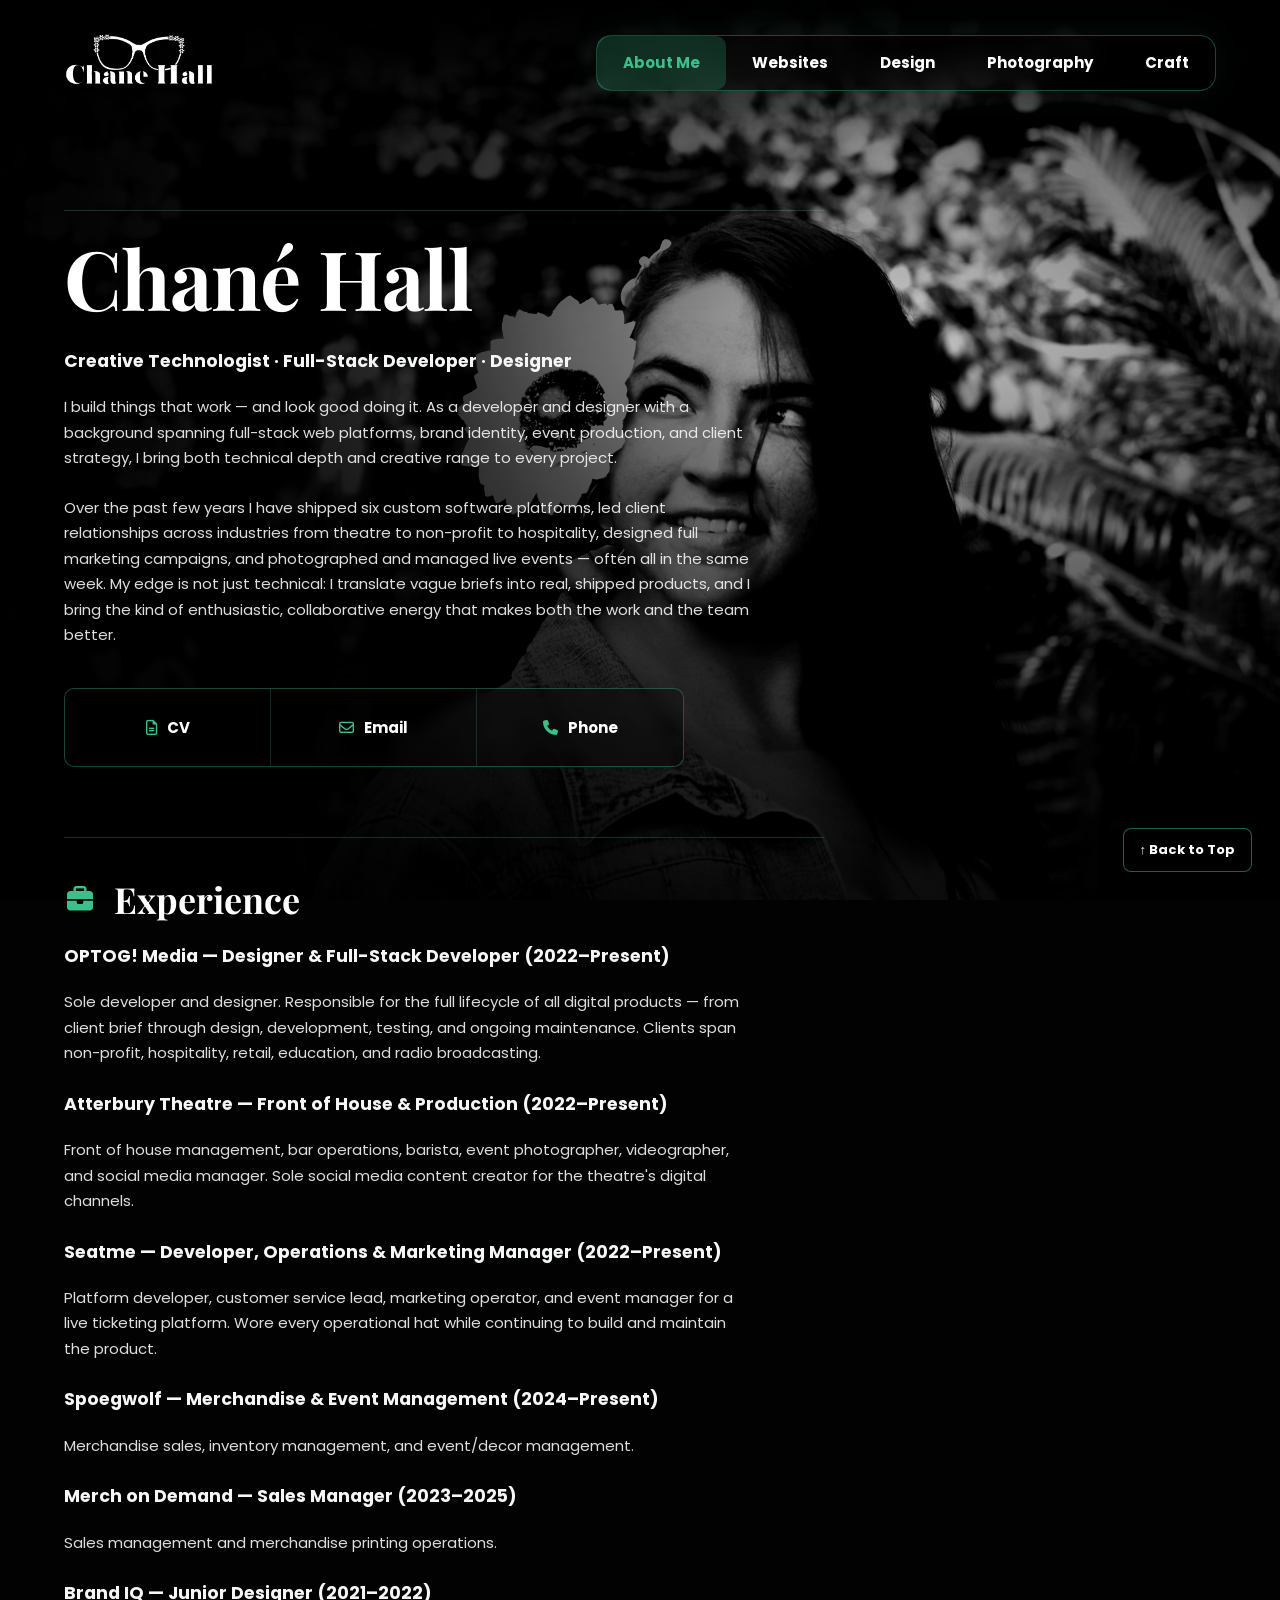
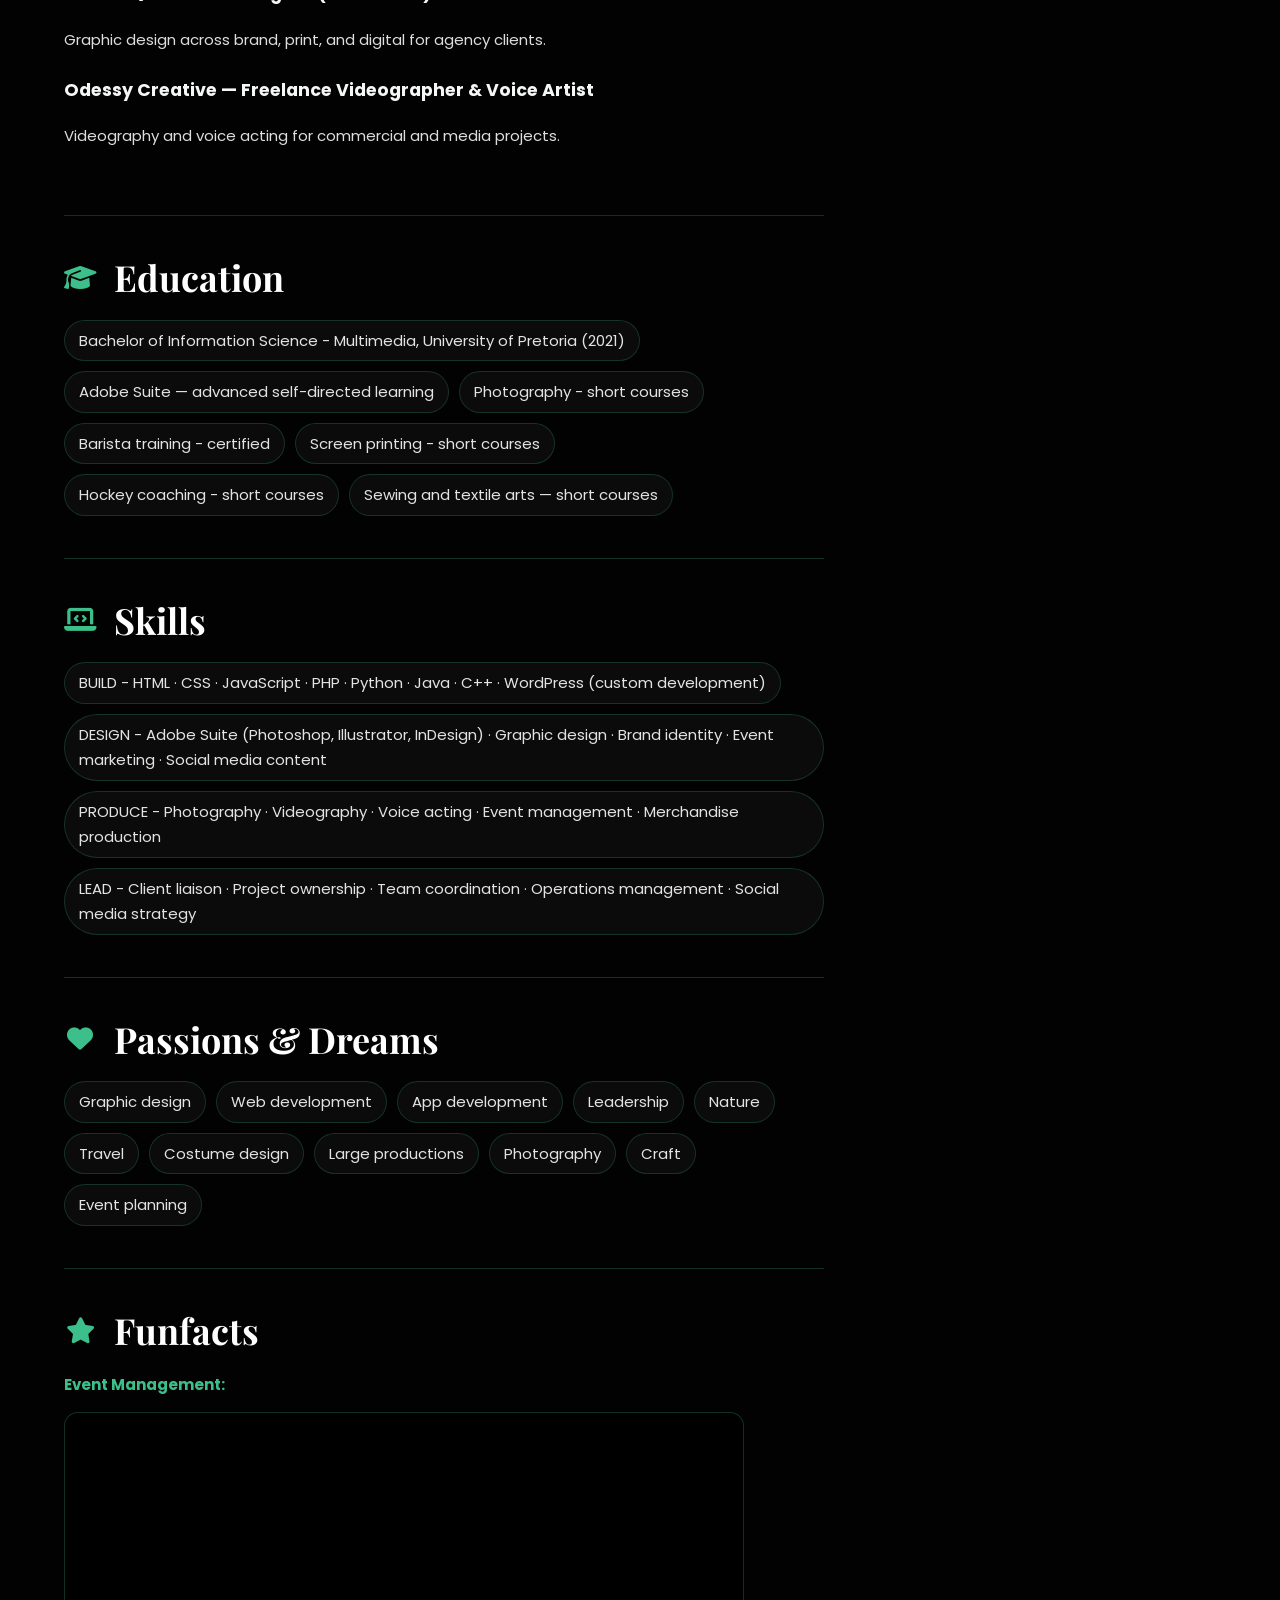
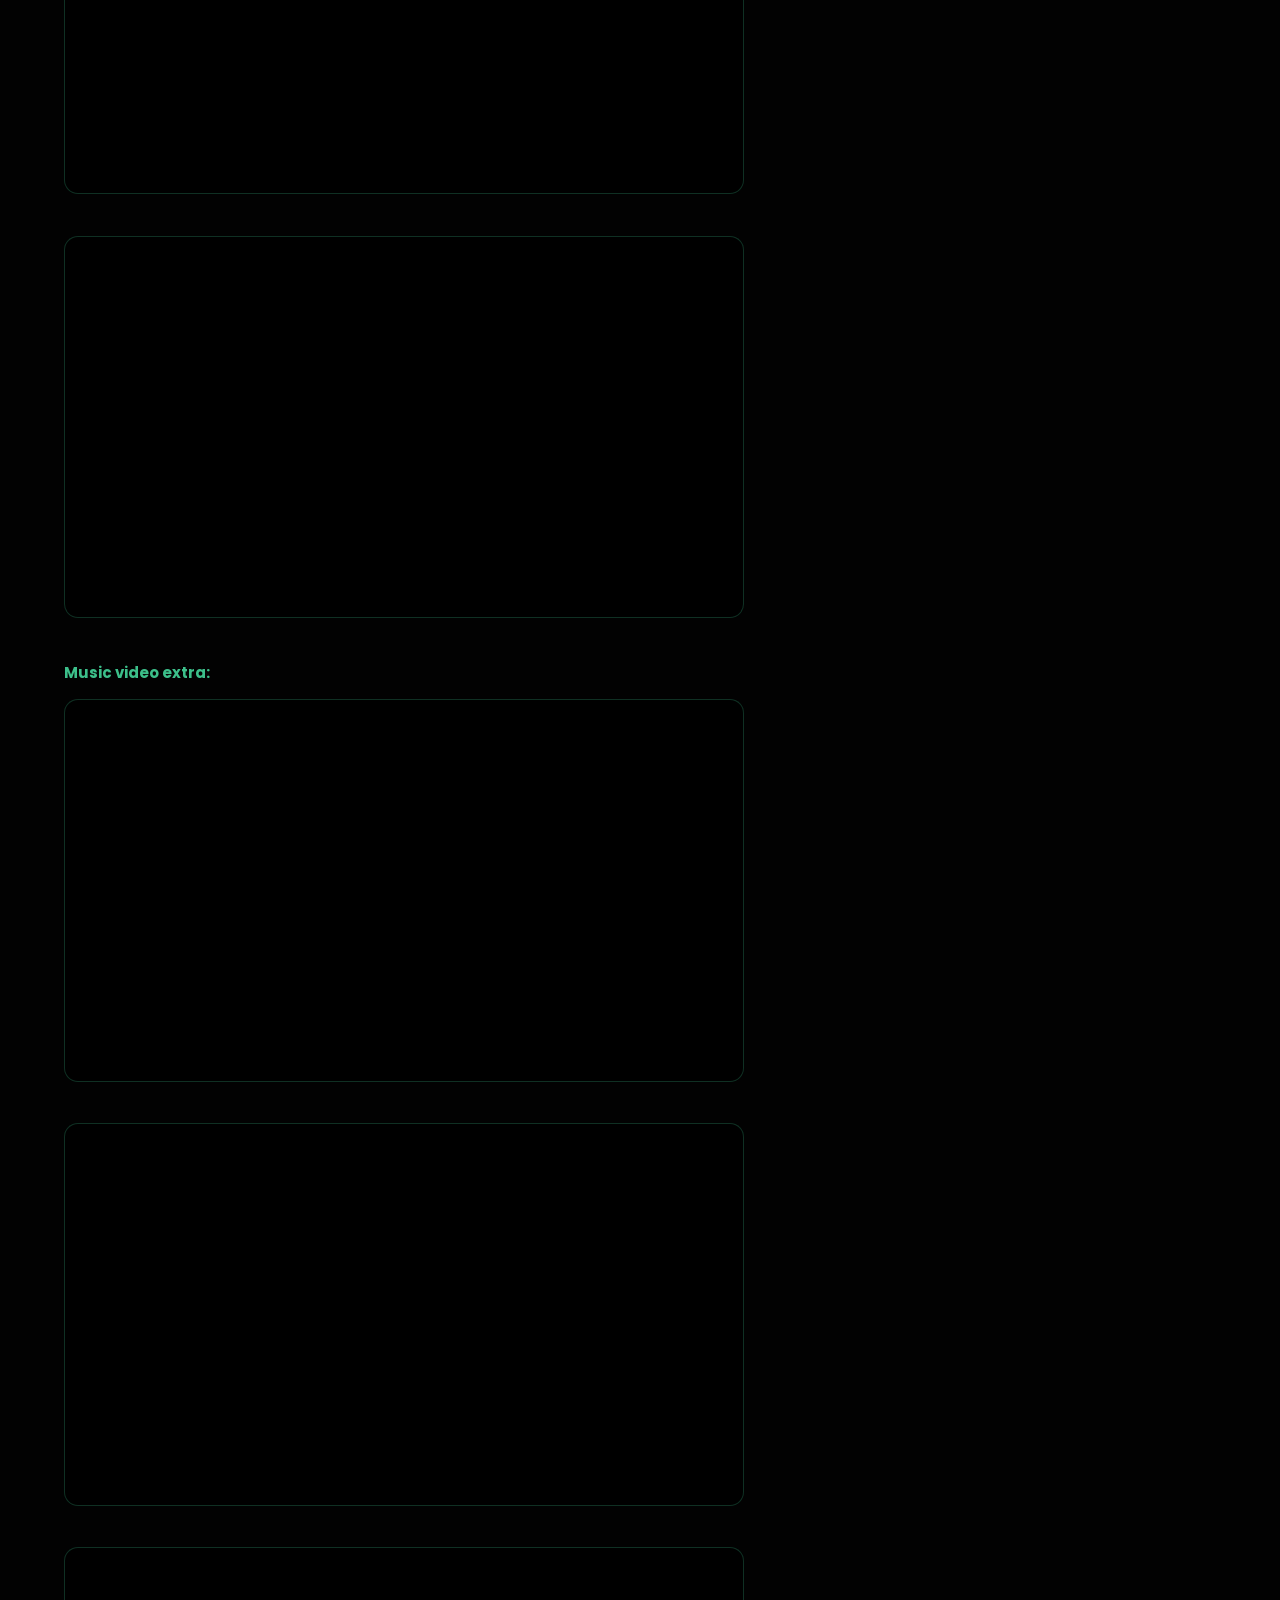
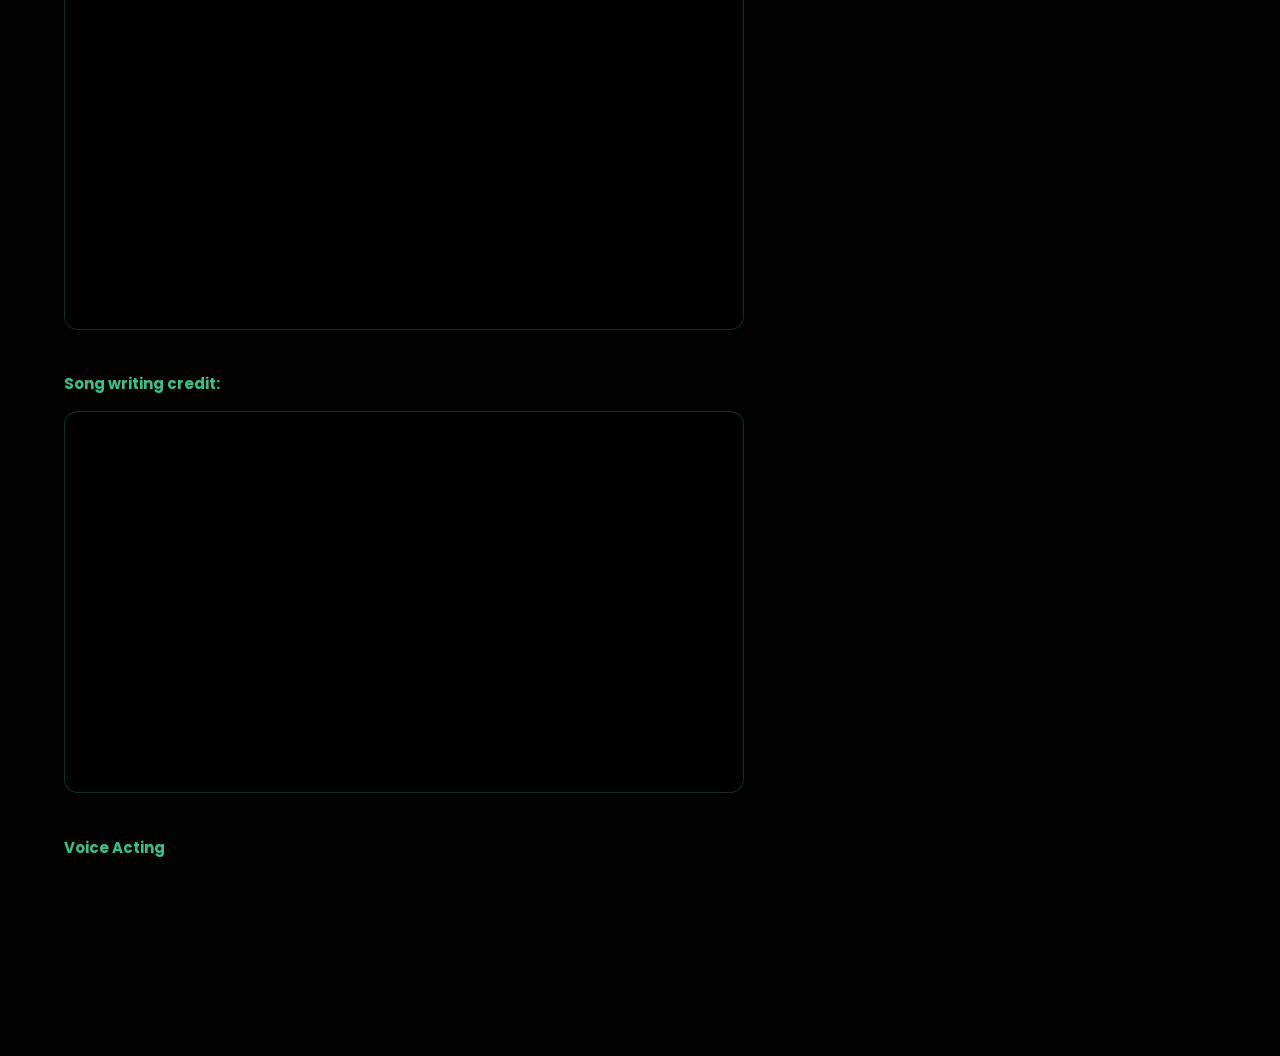
<file: index.html>
<!doctype html>
<html>
<head>
  <title>Chané Hall | Portfolio</title>
  <meta charset="utf-8"/>
  <meta name="author" content="Chané Hall"/>
  <meta name="viewport" content="width=device-width, initial-scale=1.0"/>

  <link href="https://fonts.googleapis.com/css2?family=Playfair+Display:wght@700&family=Poppins:wght@400;500;600;700&display=swap" rel="stylesheet">
  <link rel="stylesheet" href="https://cdnjs.cloudflare.com/ajax/libs/font-awesome/6.5.1/css/all.min.css">

  <link href="css/style2.css" type="text/css" rel="stylesheet" />
</head>

<body id="top">

  <img class="backgroundR" src="media/blom.jpg" />

  <header class="site-header">
    <img class="logo" src="media/logo3.png" />

    <ul class="head">
      <li class="hd"><a class="hs" href="index.html">About Me</a></li>
      <li><a class="hs" href="websites.html">Websites</a></li>
      <li><a class="hs" href="design.html">Design</a></li>
      <li><a class="hs" href="photography.html">Photography</a></li>
      <li><a class="hs" href="craft.html">Craft</a></li>
    </ul>
  </header>

  <main>

    <section class="hero">
      <h1>Chané Hall</h1>
<h3>Creative Technologist  ·  Full-Stack Developer  ·  Designer</h3>
      <p>
        I build things that work — and look good doing it. As a developer and designer with a background spanning full-stack web platforms, brand identity, event production, and client strategy, 
        I bring both technical depth and creative range to every project. </p>
      <p>
Over the past few years I have shipped six custom software platforms, led client relationships across industries from theatre to non-profit to hospitality, designed full marketing campaigns, and photographed and 
        managed live events — often all in the same week. My edge is not just technical: I translate vague briefs into real, shipped products, and I bring the kind of enthusiastic, collaborative energy that makes both
        the work and the team better.      
      </p>

     

      <div class="button-row">
        <a class="bttt" href="media/cv.pdf"><i class="fa-regular fa-file-lines"></i>CV</a>
        <a class="bttt" href="mailto:chanehall83@gmail.com?subject=Portfolio"><i class="fa-regular fa-envelope"></i>Email</a>
        <a class="bttt" href="tel:+27728696820"><i class="fa-solid fa-phone"></i>Phone</a>
      </div>
    </section>

    <section>
      <h2><span><i class="fa-solid fa-briefcase"></i></span>Experience</h2>
      <h3>OPTOG! Media — Designer & Full-Stack Developer (2022–Present)</h3>
      <p>
      Sole developer and designer. Responsible for the full lifecycle of all digital products — from client brief through design, development, testing, and ongoing maintenance. Clients span non-profit, hospitality, retail, education, and radio broadcasting.
      </p>
      <h3>Atterbury Theatre — Front of House & Production (2022–Present)</h3>
      <p>
      Front of house management, bar operations, barista, event photographer, videographer, and social media manager. Sole social media content creator for the theatre's digital channels.
      </p>
      <h3>Seatme — Developer, Operations & Marketing Manager (2022–Present)</h3>
      <p>
     Platform developer, customer service lead, marketing operator, and event manager for a live ticketing platform. Wore every operational hat while continuing to build and maintain the product.
      </p>
      <h3>Spoegwolf — Merchandise & Event Management (2024–Present)</h3>
      <p>
      Merchandise sales, inventory management, and event/decor management.
      </p>
      <h3>Merch on Demand — Sales Manager (2023–2025)</h3>
      <p>
      Sales management and merchandise printing operations.
      </p>
      <h3>Brand IQ — Junior Designer (2021–2022)</h3>
      <p>
      Graphic design across brand, print, and digital for agency clients.
      </p>
      <h3>Odessy Creative — Freelance Videographer & Voice Artist</h3>
      <p>
      Videography and voice acting for commercial and media projects.
      </p>
      
    </section>

    <section>
      <h2><span><i class="fa-solid fa-graduation-cap"></i></span>Education</h2>
      <div class="tag-list">
        <span>Bachelor of Information Science - Multimedia, University of Pretoria (2021)</span>
        <span>Adobe Suite — advanced self-directed learning</span>
        <span>Photography - short courses</span>
        <span>Barista training - certified</span>
        <span>Screen printing - short courses</span>
        <span>Hockey coaching - short courses</span>
        <span>Sewing and textile arts — short courses</span>
      </div>
    </section>

    <section>
      <h2><span><i class="fa-solid fa-laptop-code"></i></span>Skills</h2>
      <div class="tag-list">
        <span>BUILD - HTML · CSS · JavaScript · PHP · Python · Java · C++ · WordPress (custom development)</span>
        <span>DESIGN - Adobe Suite (Photoshop, Illustrator, InDesign) · Graphic design · Brand identity · Event marketing · Social media content</span>
        <span>PRODUCE - Photography · Videography · Voice acting · Event management · Merchandise production</span>
        <span>LEAD - Client liaison · Project ownership · Team coordination · Operations management · Social media strategy</span>
      </div>
    </section>

    <section>
      <h2><span><i class="fa-solid fa-heart"></i></span>Passions & Dreams</h2>
      <div class="tag-list">
        <span>Graphic design</span>
        <span>Web development</span>
        <span>App development</span>
        <span>Leadership</span>
        <span>Nature</span>
        <span>Travel</span>
        <span>Costume design</span>
        <span>Large productions</span>
        <span>Photography</span>
        <span>Craft</span>
        <span>Event planning</span>
      </div>


    </section>

    <section>
      <h2><span><i class="fa-solid fa-star"></i></span>Funfacts</h2>

            <div class="video-card">
              <span class="fun-title">Event Management:</span>
        <iframe src="https://www.youtube.com/embed/RO7xXyUUO8Q?si=2P64knCJ3ZY4Fvqn" title="YouTube video player" frameborder="0" allowfullscreen></iframe>
      </div>
<div class="video-card">
      <iframe width="560" height="315" src="https://www.youtube.com/embed/jIPS0JHbLsI?si=A_Hian_fqKYUHlaQ" title="YouTube video player" frameborder="0" allowfullscreen></iframe>
</div>
      <div class="fun-item">
        <span class="fun-title">Music video extra:</span>
        <iframe src="https://www.youtube.com/embed/i7j1CjeHaFs?si=Rog4MznR0WKcHgVQ" title="YouTube video player" frameborder="0" allowfullscreen></iframe>
      </div>

      <div class="fun-item">
        <iframe src="https://www.youtube.com/embed/T8K-kKlgnC8?si=YrVrZhRRKcEqQd2D" title="YouTube video player" frameborder="0" allowfullscreen></iframe>
      </div>

      <div class="fun-item">
        <iframe src="https://www.youtube.com/embed/y3dTdRdqYUY?si=pilHFsUGd015Jjxq" title="YouTube video player" frameborder="0" allowfullscreen></iframe>
      </div>

      <div class="fun-item">
        <span class="fun-title">Song writing credit:</span>
        <iframe src="https://www.youtube.com/embed/Roj0keLubn4?si=UBMjBTTNJcaCPDkY" title="YouTube video player" frameborder="0" allowfullscreen></iframe>
      </div>

      <div class="fun-item">
        <span class="fun-title">Voice Acting</span>
      </div>
    </section>

  </main>

  <a class="btt" href="#top">↑ Back to Top</a>

</body>
</html>
</file>
<file: css/style2.css>
* {
  box-sizing: border-box;
}

html {
  scroll-behavior: smooth;
}

body {
  margin: 0;
  background: #020202;
  color: #f5f7f6;
  font-family: 'Poppins', sans-serif;
  font-size: 15px;
  line-height: 1.7;
  overflow-x: hidden;
}

/* BACKGROUNDS */
.backgroundR {
  position: fixed;
  z-index: -10;
  top: -10%;
  right: 0;
  height: 110%;
  margin: 0;
  filter: grayscale(100%) contrast(1.15) brightness(0.95);
}

#cloud {
  position: fixed;
  z-index: -10;
  inset: 0;
  width: 100%;
  height: 100%;
  object-fit: cover;
  object-position: center top;
  margin: 0;
  filter: grayscale(100%) contrast(1.08) brightness(0.95);
}

body::before {
  content: "";
  position: fixed;
  inset: 0;
  z-index: -3;
  pointer-events: none;
  background:
    radial-gradient(circle at 72% 36%, rgba(0,0,0,0) 0%, rgba(0,0,0,0.12) 32%, rgba(0,0,0,0.72) 78%),
    linear-gradient(90deg, rgba(0,0,0,0.94) 0%, rgba(0,0,0,0.68) 34%, rgba(0,0,0,0.08) 68%, rgba(0,0,0,0.28) 100%),
    linear-gradient(180deg, rgba(0,0,0,0.18) 0%, rgba(0,0,0,0.06) 35%, rgba(0,0,0,0.9) 100%);
}

body::after {
  content: "";
  position: fixed;
  inset: 0;
  z-index: -2;
  pointer-events: none;
  background:
    linear-gradient(180deg, rgba(0,0,0,0.95) 0%, rgba(0,0,0,0.25) 16%, rgba(0,0,0,0) 40%);
}

/* HEADER */
.site-header {
  position: fixed;
  top: 0;
  left: 0;
  width: 100%;
  z-index: 50;
  padding: 34px 5%;
  display: flex;
  align-items: center;
  justify-content: space-between;
  background: linear-gradient(180deg, rgba(0,0,0,0.82), rgba(0,0,0,0));
}

.logo {
  width: 150px;
  height: auto;
}

.head {
  list-style: none;
  display: flex;
  margin: 0;
  padding: 0 !important;
  border: 1px solid rgba(60,191,138,0.38);
  border-radius: 16px;
  background: rgba(0,0,0,0.42);
  backdrop-filter: blur(16px);
  box-shadow: 0 0 35px rgba(60,191,138,0.08);
}

.head li {
  list-style: none;
}

.hs {
  display: block;
  padding: 14px 26px;
  color: #ffffff;
  text-decoration: none;
  font-weight: 700;
  border-radius: 10px;
  transition: 0.3s ease;
}

.head li.hd .hs,
.hs:hover {
  background: rgba(60,191,138,0.22);
  color: #3cbf8a;
}

/* MAIN LAYOUT */
main {
  width: min(760px, 90%);
  margin-left: 5%;
  padding: 210px 0 120px;
}

.websites-main {
  width:  90%;
  margin: 0 auto;
}

/* TYPOGRAPHY */
h1 {
  font-family: 'Playfair Display', serif;
  font-size: clamp(54px, 7vw, 82px);
  line-height: 0.95;
  margin: 0 0 30px;
  color: #ffffff;
  letter-spacing: -1px;
}

h2 {
  font-family: 'Playfair Display', serif;
  font-size: 36px;
  line-height: 1.1;
  margin: 0 0 22px;
  color: #ffffff;
  display: flex;
  align-items: center;
  gap: 18px;
}

h2 span {
  color: #3cbf8a;
  font-size: 26px;
  width: 32px;
  display: inline-flex;
  justify-content: center;
}

p {
  margin: 0 0 24px;
  color: rgba(245,247,246,0.9);
  max-width: 690px;
}

.highlight {
  color: #3cbf8a;
  font-weight: 700;
}

/* ABOUT PAGE */
.hero,
.page-intro {
  padding-top: 28px;
  padding-bottom: 70px;
  border-top: 1px solid rgba(60,191,138,0.28);
}

.page-intro {
  max-width: 760px;
  margin-bottom: 20px;
}

.button-row {
  display: grid;
  grid-template-columns: repeat(3, 1fr);
  margin-top: 40px;
  border: 1px solid rgba(60,191,138,0.38);
  border-radius: 10px;
  overflow: hidden;
  max-width: 620px;
  background: rgba(0,0,0,0.28);
  backdrop-filter: blur(8px);
}

.bttt {
  padding: 26px 18px;
  text-align: center;
  color: #ffffff;
  text-decoration: none;
  font-weight: 700;
  border-right: 1px solid rgba(60,191,138,0.22);
  transition: 0.3s ease;
}

.bttt:last-child {
  border-right: none;
}

.bttt i {
  color: #3cbf8a;
  margin-right: 10px;
}

.bttt:hover {
  background: rgba(60,191,138,0.18);
  color: #3cbf8a;
}

section {
  padding: 42px 0;
  border-top: 1px solid rgba(60,191,138,0.25);
}

ul {
  margin: 0;
}

li {
  color: rgba(245,247,246,0.9);
}

li::marker {
  color: #3cbf8a;
}

.tag-list {
  display: flex;
  flex-wrap: wrap;
  gap: 10px;
}

.tag-list span {
  border: 1px solid rgba(60,191,138,0.22);
  border-radius: 999px;
  padding: 7px 14px;
  background: rgba(255,255,255,0.04);
  color: rgba(245,247,246,0.92);
}

.video-card,
.fun-item {
  margin-top: 20px;
  margin-bottom: 34px;
}

iframe {
  width: 100%;
  max-width: 680px;
  aspect-ratio: 16 / 9;
  height: auto;
  border: 1px solid rgba(60,191,138,0.25);
  border-radius: 14px;
  background: #000;
}

.fun-title {
  display: block;
  margin-bottom: 14px;
  color: #3cbf8a;
  font-weight: 700;
}

/* WEBSITES PAGE */
.site {
  display: grid;
  grid-template-columns: 0.95fr 1.05fr;
  gap: 34px;
  align-items: center;
  padding: 34px;
  margin-bottom: 28px;
  border: 1px solid rgba(60,191,138,0.22);
  border-radius: 22px;
  background: rgba(0,0,0,0.42);
  backdrop-filter: blur(12px);
  box-shadow: 0 18px 60px rgba(0,0,0,0.35);
}

.site:nth-of-type(even) {
  grid-template-columns: 1.05fr 0.95fr;
}

.site:nth-of-type(even) .site__text {
  order: 2;
}

.site:nth-of-type(even) .site__images {
  order: 1;
}

.site__name {
  font-family: 'Playfair Display', serif;
  font-size: 38px;
  line-height: 1.1;
  margin: 0 0 18px;
  color: #ffffff;
}

.site__name::before {
  content: "▣";
  color: #3cbf8a;
  font-family: 'Poppins', sans-serif;
  font-size: 20px;
  margin-right: 14px;
  vertical-align: middle;
}

.site__case {
  margin: 0;
  color: rgba(245,247,246,0.9);
  max-width: none;
}

.site__images.is-tall-left {
  display: grid;
  grid-template-columns: 0.7fr 1fr;
  grid-template-rows: 190px 190px;
  gap: 14px;
}

.shot {
  width: 100%;
  height: 100%;
  object-fit: cover;
  border-radius: 16px;
  border: 1px solid rgba(60,191,138,0.2);
  background: rgba(255,255,255,0.06);
  display: block;
  box-shadow: 0 12px 35px rgba(0,0,0,0.28);
  transition: 0.35s ease;
}

.shot:hover {
  transform: translateY(-4px);
  border-color: rgba(60,191,138,0.55);
  box-shadow: 0 18px 45px rgba(0,0,0,0.45);
}

.shot--tall {
  grid-column: 1;
  grid-row: 1 / span 2;
}

.shot--top {
  grid-column: 2;
  grid-row: 1;
}

.shot--bot {
  grid-column: 2;
  grid-row: 2;
}

/* BACK TO TOP */
.btt {
  position: fixed;
  right: 28px;
  bottom: 28px;
  padding: 10px 16px;
  border: 1px solid rgba(60,191,138,0.5);
  border-radius: 8px;
  color: #ffffff;
  text-decoration: none;
  background: rgba(0,0,0,0.58);
  font-weight: 700;
  font-size: 13px;
  backdrop-filter: blur(10px);
  z-index: 60;
}

.btt:hover {
  color: #3cbf8a;
}

/* RESPONSIVE */
@media (max-width: 900px) {
  .site-header {
    position: relative;
    flex-direction: column;
    align-items: flex-start;
    gap: 22px;
    background: rgba(0,0,0,0.7);
  }

  .head {
    flex-wrap: wrap;
  }

  main,
  .websites-main {
    width: 90%;
    margin: 0 auto;
    padding-top: 60px;
  }

  .button-row {
    grid-template-columns: 1fr;
  }

  .bttt {
    border-right: none;
    border-bottom: 1px solid rgba(60,191,138,0.22);
  }

  .bttt:last-child {
    border-bottom: none;
  }

  .site,
  .site:nth-of-type(even) {
    grid-template-columns: 1fr;
  }

  .site:nth-of-type(even) .site__text,
  .site:nth-of-type(even) .site__images {
    order: initial;
  }
}

@media (max-width: 700px) {
  .logo {
    width: 130px;
  }

  .hs {
    padding: 12px 18px;
  }

  .site {
    padding: 24px;
  }

  .site__images.is-tall-left {
    grid-template-columns: 1fr;
    grid-template-rows: 260px 180px 180px;
  }

  .shot--tall,
  .shot--top,
  .shot--bot {
    grid-column: 1;
  }

  .shot--tall {
    grid-row: 1;
  }

  .shot--top {
    grid-row: 2;
  }

  .shot--bot {
    grid-row: 3;
  }
}
























/*------------slider---------------*/
/* slider.css */

/* css/slider.css */

.slider {
  --visible: 5;       /* number visible at once */
  --gap: 1vw;        /* space between slides */
  --radius: 12px;     /* image corner radius */
  --height: 10vw;    /* slide height */
  position: relative;
  width: 90vw;
  margin: 24px auto;
  user-select: none;
}

.slider::after {
  content: "Hover to pause";
  position: absolute;
  bottom: -1.6rem;
  right: 0;
  font: 12px/1.2 system-ui, -apple-system, Segoe UI, Roboto, sans-serif;
  opacity: .5;
}

.viewport { overflow: hidden; width: 100%; }

.track {
  display: flex;
  gap: var(--gap);
  will-change: transform;
  list-style: none;
  padding: 0px;
}

.slide {
  flex: 0 0 calc((100% - (var(--visible) - 1) * var(--gap)) / var(--visible));
  list-style: none;
}

.slide img {
  width: 100%;
  height: var(--height);
  object-fit: cover;
  display: block;
  border-radius: var(--radius);
  box-shadow: 0 6px 18px rgba(0,0,0,.12);
}

@media (prefers-reduced-motion: reduce) {
  .track { transition: none !important; }
}

@media (max-width: 2000px) { .slider { --height: 200px; } }
@media (max-width: 900px) { .slider { --height: 150px; } }
@media (max-width: 640px) { .slider { --height: 120px; --gap: 12px; } }
</file>
